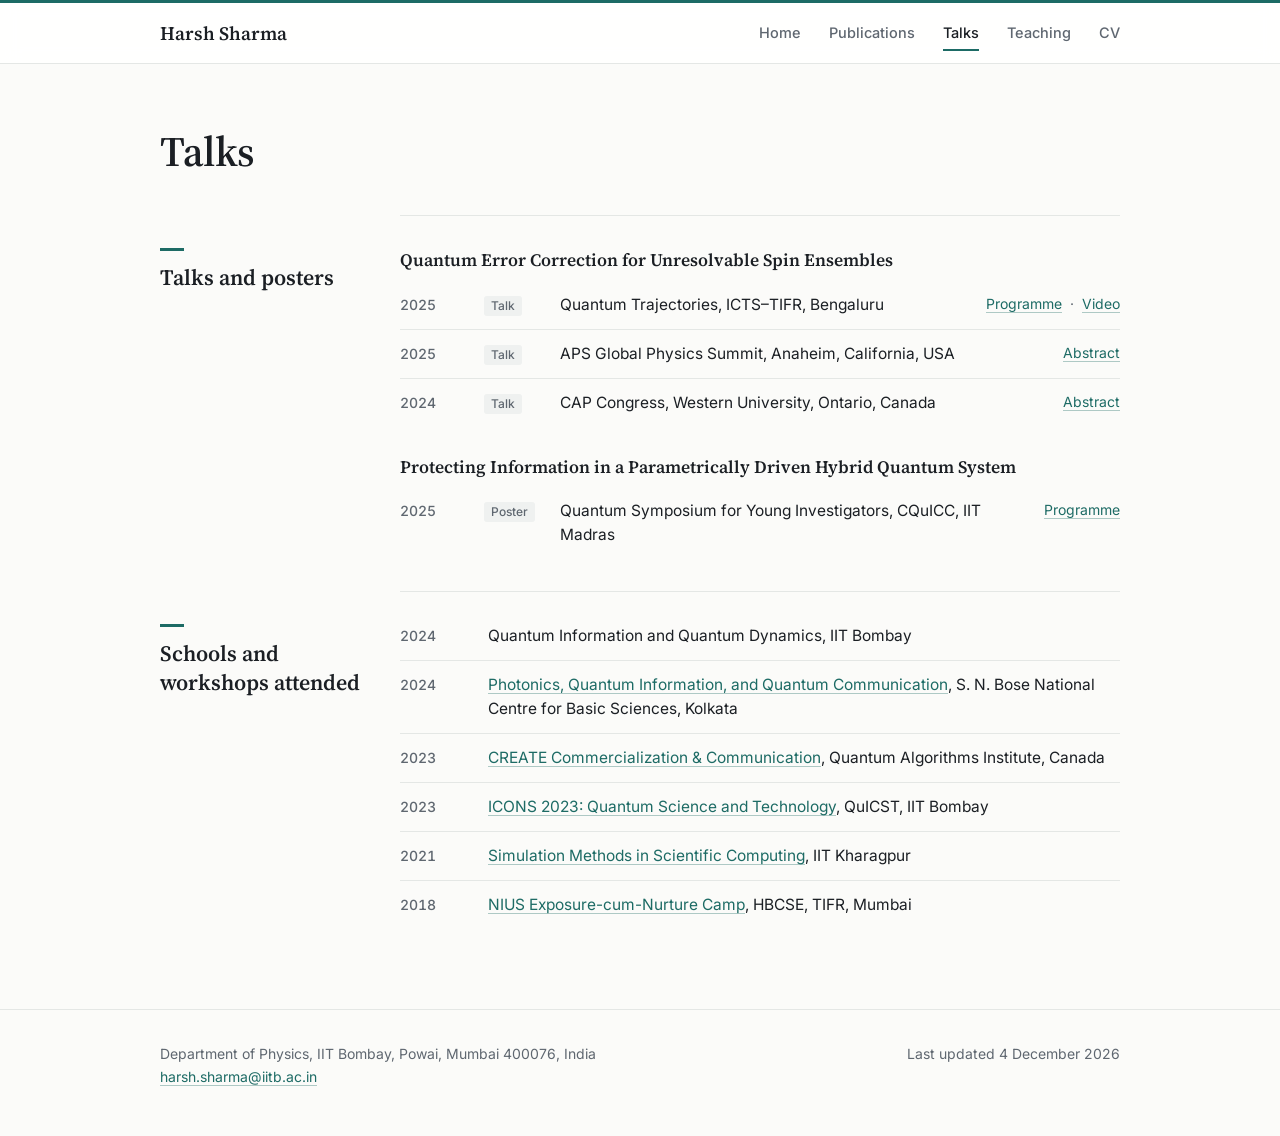
<file: activities.html>
<!doctype html>
<html lang="en"><head><meta charset="utf-8"><title>Harsh Sharma</title><meta name="robots" content="noindex"><link rel="canonical" href="https://harsh-sharma.in/talks.html"><meta http-equiv="refresh" content="0; url=talks.html"></head>
<body><p>This page has moved: <a href="talks.html">continue to the website</a>.</p></body></html>
</file>
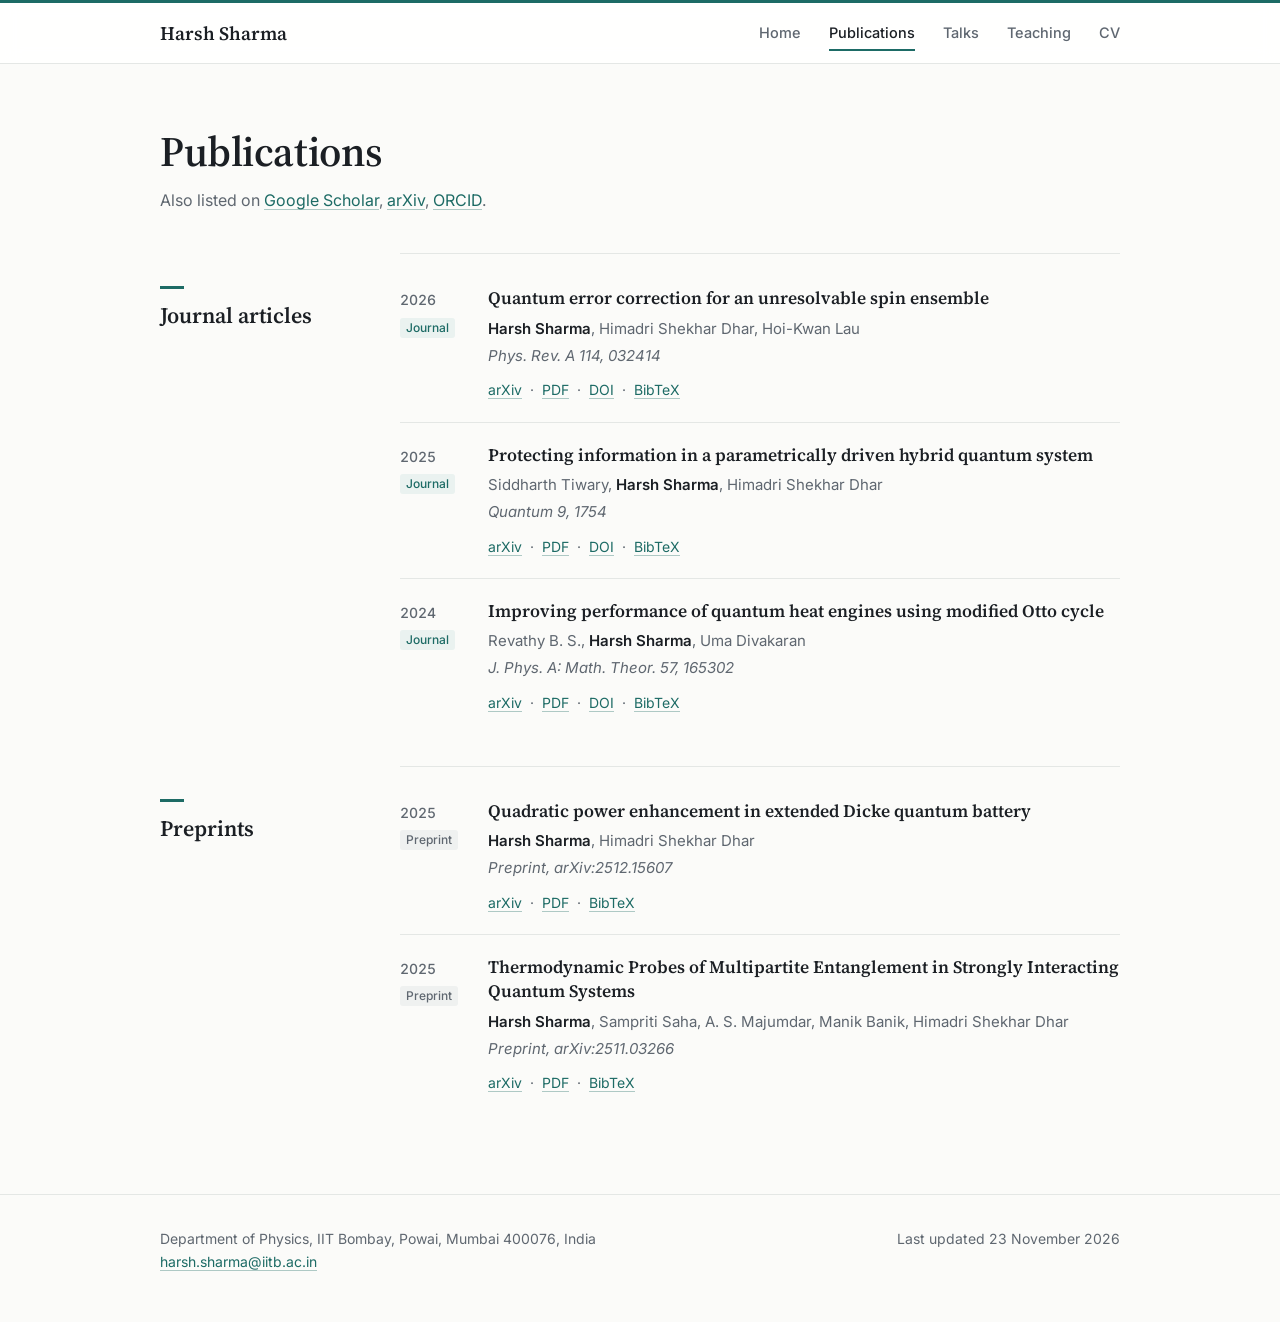
<file: publications.html>
<!doctype html>
<html lang="en">
<head>
  <meta charset="utf-8">
  <meta name="viewport" content="width=device-width,initial-scale=1">
  <title>Publications · Harsh Sharma</title>
  <meta name="description" content="Publications and preprints by Harsh Sharma on quantum error correction, quantum sensing, hybrid spin–cavity systems and quantum thermodynamics.">
  <link rel="canonical" href="https://harsh-sharma.in/publications.html">
  <meta property="og:type" content="website">
  <meta property="og:title" content="Publications · Harsh Sharma">
  <meta property="og:description" content="Journal articles and preprints by Harsh Sharma, IIT Bombay.">
  <meta property="og:url" content="https://harsh-sharma.in/publications.html">
  <meta property="og:image" content="https://harsh-sharma.in/assets/og.png">
  <meta name="twitter:card" content="summary_large_image">
  <link rel="icon" href="assets/harsh-sharma.jpg" type="image/jpeg">
  <link rel="preconnect" href="https://fonts.googleapis.com">
  <link rel="preconnect" href="https://fonts.gstatic.com" crossorigin>
  <link rel="stylesheet" href="https://fonts.googleapis.com/css2?family=Inter:wght@400;500;600&family=Source+Serif+4:opsz,wght@8..60,400;8..60,600&display=swap">
  <link rel="stylesheet" href="assets/site.css?v=20261109a">
  <noscript><style>main.is-loading { opacity: 1; }</style></noscript>
</head>
<body data-page="publications">
  <a class="skip-link" href="#main">Skip to content</a>
  <header class="site-header" id="site-header"></header>

  <main id="main" class="is-loading">
    <section class="wrap page-intro" aria-labelledby="page-title">
      <h1 id="page-title">Publications</h1>
      <p class="page-lead" id="publication-profiles-line" hidden>Also listed on <span id="publication-profiles"></span>.</p>
    </section>

    <section class="wrap section" id="journal-articles" aria-labelledby="journal-heading">
      <h2 id="journal-heading">Journal articles</h2>
      <div class="section-body" id="journal-list"></div>
    </section>

    <section class="wrap section" id="preprints" aria-labelledby="preprint-heading">
      <h2 id="preprint-heading">Preprints</h2>
      <div class="section-body" id="preprint-list"></div>
    </section>
  </main>

  <footer class="site-footer" id="contact"></footer>

  <noscript><p class="wrap noscript">This page needs JavaScript to show its content. Contact: harsh.sharma@iitb.ac.in</p></noscript>
  <script src="assets/content.js?v=20261109a"></script>
  <script src="assets/sheet-config.js?v=20261109a"></script>
  <script src="assets/publications.js?v=20261109a"></script>
  <script src="assets/site-data.js?v=20261109a"></script>
  <script src="assets/site.js?v=20261109a"></script>
</body>
</html>
</file>
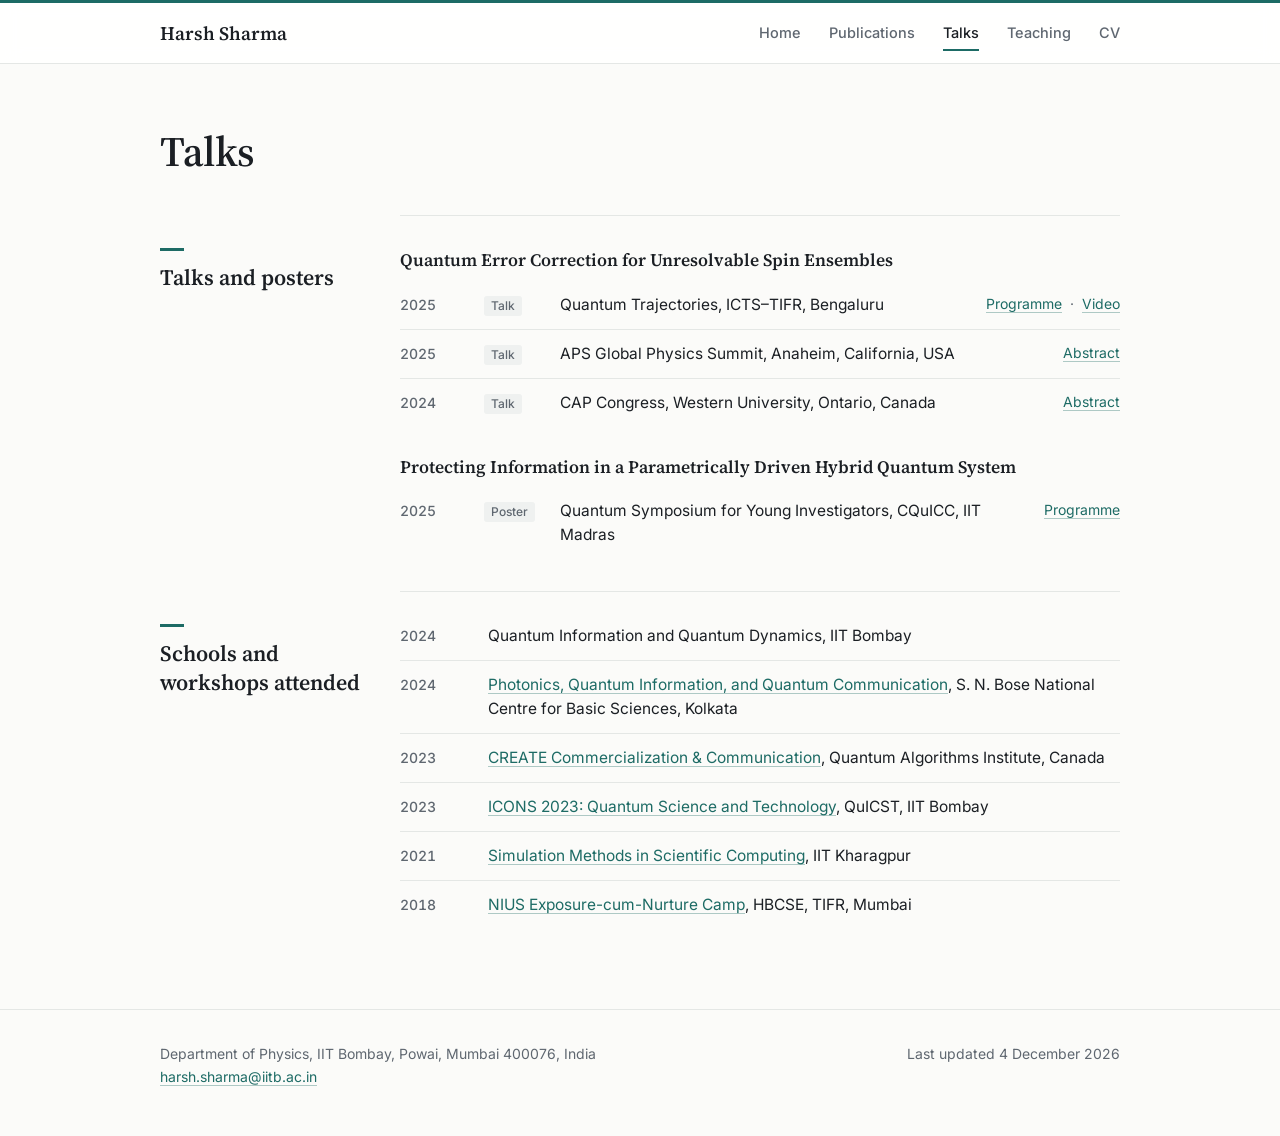
<file: talks.html>
<!doctype html>
<html lang="en">
<head>
  <meta charset="utf-8">
  <meta name="viewport" content="width=device-width,initial-scale=1">
  <title>Talks · Harsh Sharma</title>
  <meta name="description" content="Talks and posters by Harsh Sharma, and schools and workshops attended.">
  <link rel="canonical" href="https://harsh-sharma.in/talks.html">
  <meta property="og:type" content="website">
  <meta property="og:title" content="Talks · Harsh Sharma">
  <meta property="og:description" content="Talks, posters, schools and workshops.">
  <meta property="og:url" content="https://harsh-sharma.in/talks.html">
  <meta property="og:image" content="https://harsh-sharma.in/assets/og.png">
  <meta name="twitter:card" content="summary_large_image">
  <link rel="icon" href="assets/harsh-sharma.jpg" type="image/jpeg">
  <link rel="preconnect" href="https://fonts.googleapis.com">
  <link rel="preconnect" href="https://fonts.gstatic.com" crossorigin>
  <link rel="stylesheet" href="https://fonts.googleapis.com/css2?family=Inter:wght@400;500;600&family=Source+Serif+4:opsz,wght@8..60,400;8..60,600&display=swap">
  <link rel="stylesheet" href="assets/site.css?v=20261109a">
  <noscript><style>main.is-loading { opacity: 1; }</style></noscript>
</head>
<body data-page="talks">
  <a class="skip-link" href="#main">Skip to content</a>
  <header class="site-header" id="site-header"></header>

  <main id="main" class="is-loading">
    <section class="wrap page-intro" aria-labelledby="page-title">
      <h1 id="page-title">Talks</h1>
    </section>

    <section class="wrap section" id="talks" aria-labelledby="talks-heading">
      <h2 id="talks-heading">Talks and posters</h2>
      <div class="section-body" id="talk-list"></div>
    </section>

    <section class="wrap section" id="attended" aria-labelledby="attended-heading">
      <h2 id="attended-heading">Schools and workshops attended</h2>
      <div class="section-body" id="attended-list"></div>
    </section>
  </main>

  <footer class="site-footer" id="contact"></footer>

  <noscript><p class="wrap noscript">This page needs JavaScript to show its content. Contact: harsh.sharma@iitb.ac.in</p></noscript>
  <script src="assets/content.js?v=20261109a"></script>
  <script src="assets/sheet-config.js?v=20261109a"></script>
  <script src="assets/publications.js?v=20261109a"></script>
  <script src="assets/site-data.js?v=20261109a"></script>
  <script src="assets/site.js?v=20261109a"></script>
</body>
</html>
</file>
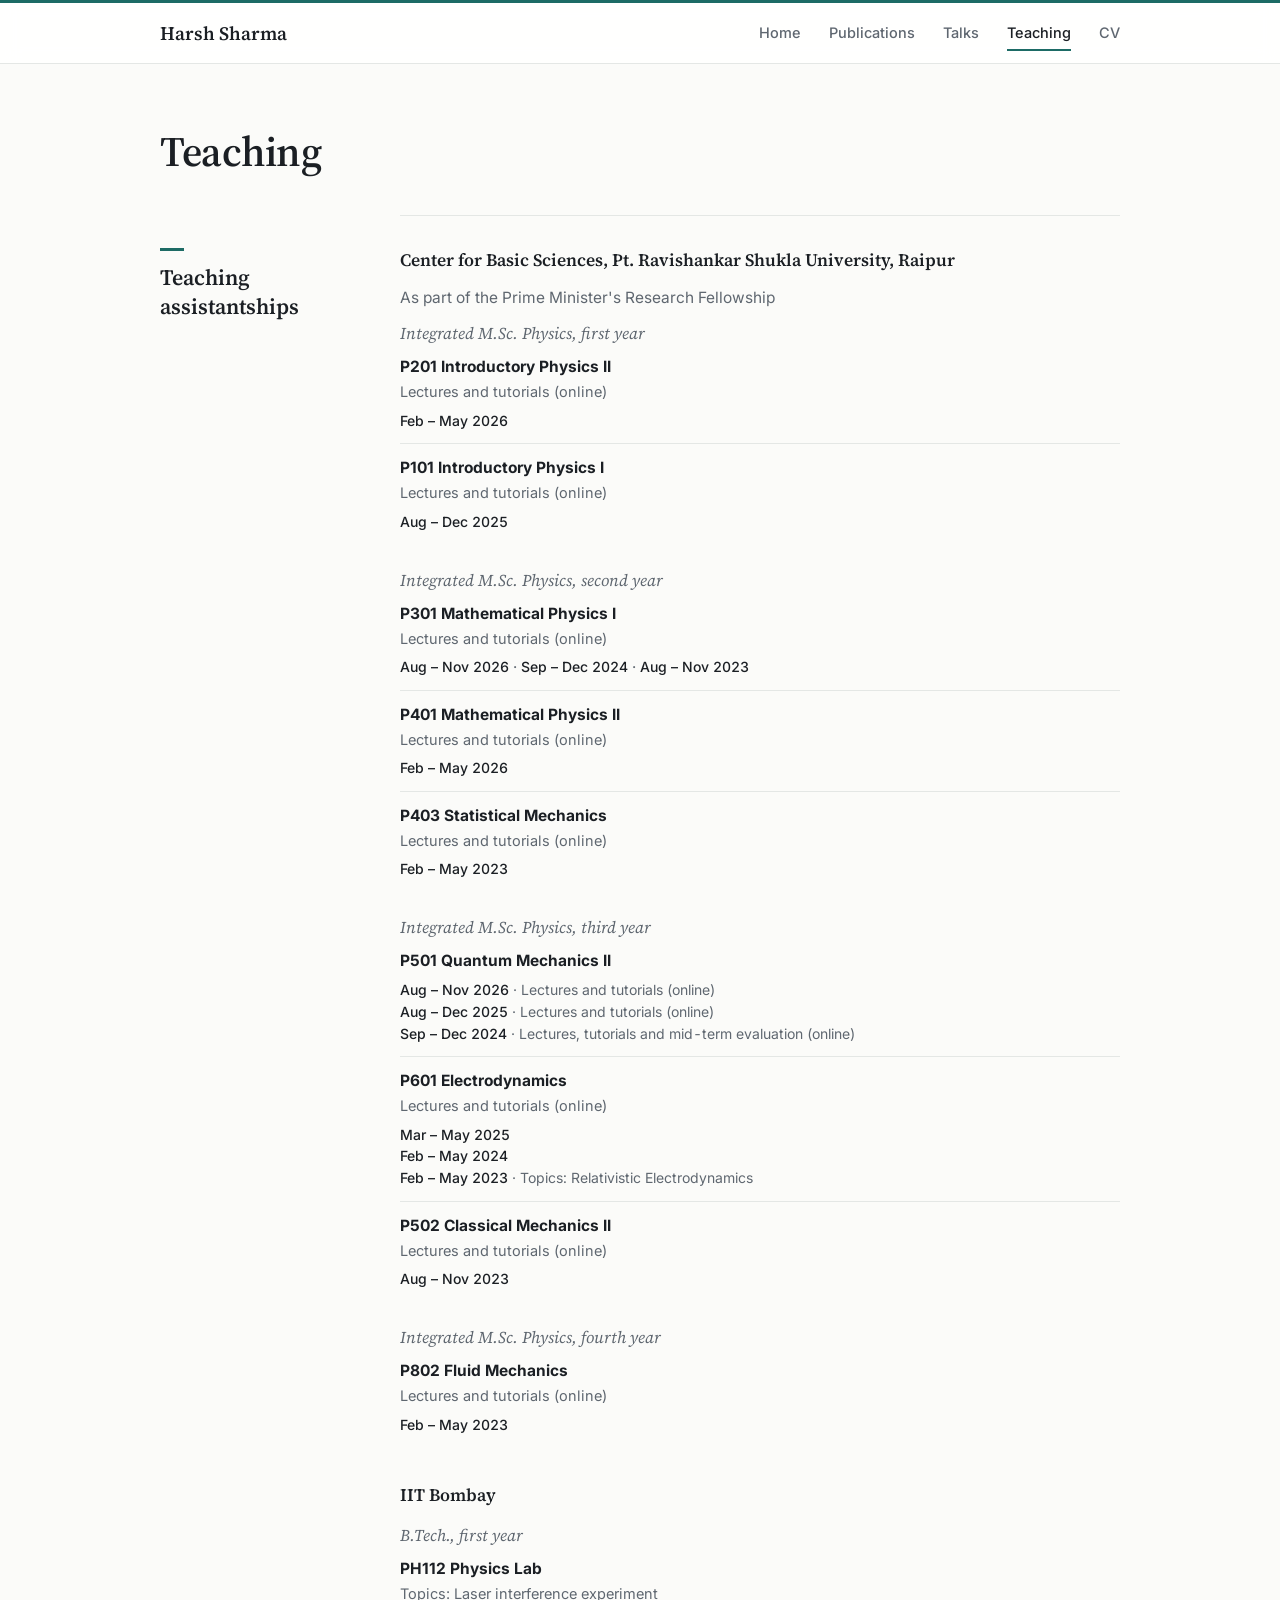
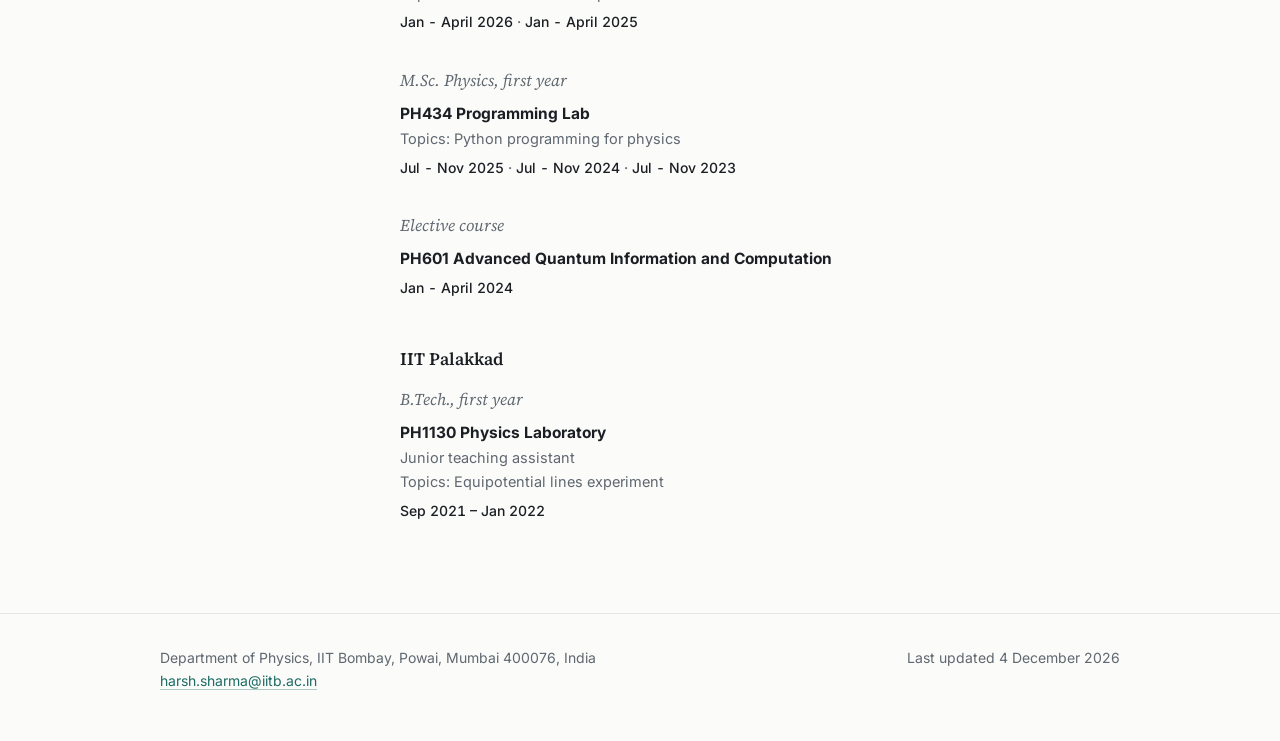
<file: teaching.html>
<!doctype html>
<html lang="en">
<head>
  <meta charset="utf-8">
  <meta name="viewport" content="width=device-width,initial-scale=1">
  <title>Teaching · Harsh Sharma</title>
  <meta name="description" content="Courses taught by Harsh Sharma, by institution and course level: at the Center for Basic Sciences, Raipur (as a Prime Minister's Research Fellow), IIT Bombay and IIT Palakkad.">
  <link rel="canonical" href="https://harsh-sharma.in/teaching.html">
  <meta property="og:type" content="website">
  <meta property="og:title" content="Teaching · Harsh Sharma">
  <meta property="og:description" content="Courses taught, by institution and course level.">
  <meta property="og:url" content="https://harsh-sharma.in/teaching.html">
  <meta property="og:image" content="https://harsh-sharma.in/assets/og.png">
  <meta name="twitter:card" content="summary_large_image">
  <link rel="icon" href="assets/harsh-sharma.jpg" type="image/jpeg">
  <link rel="preconnect" href="https://fonts.googleapis.com">
  <link rel="preconnect" href="https://fonts.gstatic.com" crossorigin>
  <link rel="stylesheet" href="https://fonts.googleapis.com/css2?family=Inter:wght@400;500;600&family=Source+Serif+4:opsz,wght@8..60,400;8..60,600&display=swap">
  <link rel="stylesheet" href="assets/site.css?v=20261109a">
  <noscript><style>main.is-loading { opacity: 1; }</style></noscript>
</head>
<body data-page="teaching">
  <a class="skip-link" href="#main">Skip to content</a>
  <header class="site-header" id="site-header"></header>

  <main id="main" class="is-loading">
    <section class="wrap page-intro" aria-labelledby="page-title">
      <h1 id="page-title">Teaching</h1>
    </section>

    <section class="wrap section" id="assistantships" aria-labelledby="assistantships-heading">
      <h2 id="assistantships-heading">Teaching assistantships</h2>
      <div class="section-body" id="teaching-list"></div>
    </section>
  </main>

  <footer class="site-footer" id="contact"></footer>

  <noscript><p class="wrap noscript">This page needs JavaScript to show its content. Contact: harsh.sharma@iitb.ac.in</p></noscript>
  <script src="assets/content.js?v=20261109a"></script>
  <script src="assets/sheet-config.js?v=20261109a"></script>
  <script src="assets/publications.js?v=20261109a"></script>
  <script src="assets/site-data.js?v=20261109a"></script>
  <script src="assets/site.js?v=20261109a"></script>
</body>
</html>
</file>
<file: assets/site.css>
:root {
  --bg: #fbfbf9;
  --surface: #fff;
  --text: #1b1f24;
  --secondary: #5f6770;
  --rule: #e4e7e5;
  --accent: #1d6b65;
  --accent-soft: #eaf2f0;
  --accent-strong: #14514c;
  /* Derived from the palette above. */
  --neutral-soft: #eff1f0;
  --on-accent: #fff;
  --header-bg: rgba(255, 255, 255, .86);
  --dot: rgba(27, 31, 36, .055);
  --frame: var(--accent);
  --underline: rgba(29, 107, 101, .35);

  --serif: "Source Serif 4", Georgia, "Times New Roman", serif;
  --sans: "Inter", system-ui, -apple-system, "Segoe UI", Roboto, sans-serif;
  /* Three heading sizes: page title, section heading, item title. */
  --h1: 42px;
  --h2: 22px;
  --h3: 17.5px;
  --radius: 6px;
  --radius-sm: 4px;
  --fast: 150ms ease;
  --max: 1040px;
  --pad: clamp(20px, 4vw, 40px);
  --year-col: 72px;
  --section-gap: 32px;
  --header-h: 63px;
}

@media (prefers-color-scheme: dark) {
  :root {
    --bg: #101417;
    --surface: #161b1f;
    --text: #e6e8eb;
    --secondary: #9aa3ab;
    --rule: #283036;
    --accent: #7cc4bd;
    --accent-soft: #16302d;
    --accent-strong: #a6dad4;
    --neutral-soft: #1f262b;
    --on-accent: #101417;
    --header-bg: rgba(22, 27, 31, .86);
    --dot: rgba(230, 232, 235, .06);
    --frame: rgba(124, 196, 189, .55);
    --underline: rgba(124, 196, 189, .4);
  }
}

* { box-sizing: border-box; }
html { -webkit-text-size-adjust: 100%; }
body { margin: 0; background: var(--bg); color: var(--text); font: 16px/1.65 var(--sans); -webkit-font-smoothing: antialiased; }
[hidden] { display: none !important; }
a { color: var(--accent); text-decoration: underline; text-decoration-color: var(--underline); text-decoration-thickness: 1px; text-underline-offset: 3px; transition: color var(--fast), text-decoration-color var(--fast), background-color var(--fast), border-color var(--fast); }
a:hover { color: var(--accent-strong); text-decoration-color: currentColor; }
:focus-visible { outline: 2px solid var(--accent); outline-offset: 2px; border-radius: 2px; }
h1, h2, h3, h4 { margin: 0; color: var(--text); }
.wrap { width: 100%; max-width: var(--max); margin: 0 auto; padding-left: var(--pad); padding-right: var(--pad); }
.skip-link { position: absolute; left: -999px; top: 8px; z-index: 30; padding: 8px 12px; background: var(--text); color: var(--bg); }
.skip-link:focus { left: 8px; }
.icon { flex: none; fill: none; stroke: currentColor; stroke-width: 1.75; stroke-linecap: round; stroke-linejoin: round; }

/* Header: accent strip on top, white bar with a hairline, name left, navigation right */
.site-header { position: sticky; top: 0; z-index: 20; border-top: 3px solid var(--accent); border-bottom: 1px solid var(--rule); background: var(--header-bg); -webkit-backdrop-filter: saturate(1.2) blur(10px); backdrop-filter: saturate(1.2) blur(10px); }
.header-inner { min-height: 60px; display: flex; flex-wrap: wrap; align-items: center; justify-content: space-between; column-gap: 24px; }
.site-name { color: var(--text); font: 600 19px/1.2 var(--serif); text-decoration: none; }
.site-name:hover { color: var(--text); }
.site-header nav { display: flex; flex-wrap: wrap; gap: 4px 28px; }
.site-header nav a { position: relative; padding: 6px 0; color: var(--secondary); font-size: 14.5px; font-weight: 500; text-decoration: none; }
.site-header nav a::after { position: absolute; left: 0; right: 0; bottom: 0; height: 2px; background: var(--accent); transform: scaleX(0); transform-origin: left; transition: transform var(--fast); content: ""; }
.site-header nav a:hover, .site-header nav a[aria-current] { color: var(--text); }
.site-header nav a:hover::after, .site-header nav a[aria-current]::after { transform: scaleX(1); }
.menu-button { display: none; width: 38px; height: 38px; padding: 0; align-items: center; justify-content: center; border: 1px solid var(--rule); border-radius: var(--radius-sm); background: var(--surface); color: var(--text); cursor: pointer; transition: border-color var(--fast); }
.menu-button:hover { border-color: var(--accent); }
.menu-button .icon { width: 18px; height: 18px; }

/* Home hero: name, title, bio, availability, links; portrait with an offset frame */
main.is-loading { opacity: 0; }
main { overflow-x: clip; }
.intro { position: relative; isolation: isolate; padding-top: clamp(40px, 7vw, 72px); padding-bottom: 56px; display: grid; grid-template-columns: minmax(0, 1fr) 180px; gap: 64px; align-items: start; }
/* "Spin lattice": a faint dot grid on the hero background, kept to the portrait's side so it never sits behind text. */
.intro::before { position: absolute; z-index: -1; top: 0; bottom: 0; left: calc(100% - var(--pad) - 180px - 36px); right: calc(50% - 50vw); background: radial-gradient(circle, var(--dot) 1.3px, transparent 1.8px) 0 0 / 14px 14px; -webkit-mask-image: linear-gradient(to right, transparent, #000 40px), linear-gradient(to bottom, #000 50%, transparent); -webkit-mask-composite: source-in; mask-image: linear-gradient(to right, transparent, #000 40px), linear-gradient(to bottom, #000 50%, transparent); mask-composite: intersect; content: ""; }
.intro h1 { font: 600 var(--h1)/1.12 var(--serif); letter-spacing: -.01em; }
.role { margin: 8px 0 24px; color: var(--secondary); font-size: 17px; }
.bio p { max-width: 64ch; margin: 0 0 16px; font-size: 17px; line-height: 1.65; }
.availability { max-width: 64ch; margin: 24px 0 0; padding: 12px 16px; border-left: 3px solid var(--accent); background: var(--accent-soft); color: var(--text); font-size: 15.5px; line-height: 1.6; }
.profile-links { margin: 28px 0 0; padding: 0; display: flex; flex-wrap: wrap; gap: 10px; list-style: none; }
/* The CV button leads the row. */
.profile-links [data-cv-item] { order: -1; }
.button { display: inline-flex; align-items: center; gap: 8px; min-height: 36px; max-width: 100%; padding: 6px 14px; border: 1px solid var(--rule); border-radius: var(--radius-sm); background: var(--surface); color: var(--text); font-size: 14.5px; font-weight: 500; line-height: 1.4; text-decoration: none; overflow-wrap: anywhere; }
.button .icon { color: var(--secondary); transition: color var(--fast); }
.button:hover { border-color: var(--accent); color: var(--text); }
.button-primary, .download-link { border-color: var(--accent); background: var(--accent); color: var(--on-accent); }
.button-primary .icon, .download-link .icon { color: inherit; }
.button-primary:hover, .download-link:hover { border-color: var(--accent-strong); background: var(--accent-strong); color: var(--on-accent); }
.button:focus-visible, .download-link:focus-visible, .menu-button:focus-visible { border-radius: var(--radius-sm); }
.portrait { position: relative; width: 180px; margin: 4px 0 0; }
.portrait::after { position: absolute; inset: 10px -10px -10px 10px; border: 1px solid var(--frame); content: ""; }
.portrait img { position: relative; z-index: 1; display: block; width: 100%; height: auto; aspect-ratio: 1; object-fit: cover; }

/* Page titles (all pages except home) */
.page-intro { padding-top: clamp(40px, 7vw, 64px); padding-bottom: 40px; }
.page-intro h1 { font: 600 var(--h1)/1.12 var(--serif); letter-spacing: -.01em; }
.page-lead { max-width: 64ch; margin: 12px 0 0; color: var(--secondary); }
.download-link { display: inline-flex; align-items: center; gap: 8px; padding: 8px 16px; border: 1px solid var(--accent); border-radius: var(--radius-sm); font-size: 14.5px; font-weight: 500; text-decoration: none; }

/* Sections: heading in a left column under a short accent bar; a hairline over the content column */
.section { padding-bottom: var(--section-gap); display: grid; grid-template-columns: 200px minmax(0, 720px); column-gap: 40px; scroll-margin-top: var(--header-h); }
.section::before { grid-column: 2; grid-row: 1; margin-bottom: var(--section-gap); border-top: 1px solid var(--rule); content: ""; }
.section > h2 { grid-column: 1; grid-row: 2; position: sticky; top: calc(var(--header-h) + 32px); align-self: start; font: 600 var(--h2)/1.3 var(--serif); }
.section > h2::before { display: block; width: 24px; height: 3px; margin: 0 0 12px; background: var(--accent); content: ""; }
.section > .section-body { grid-column: 2; grid-row: 2; min-width: 0; }
.subhead { margin: 32px 0 14px; display: flex; align-items: center; gap: 12px; color: var(--secondary); font: 600 12px/1.4 var(--sans); letter-spacing: .06em; text-transform: uppercase; }
.subhead::after { flex: 1; height: 1px; background: var(--rule); content: ""; }
.section-body > .subhead:first-child { margin-top: 0; }
.lead, .section-lead { max-width: 68ch; margin: 0 0 8px; }
.section-lead { margin-bottom: 16px; color: var(--secondary); font-size: 15.5px; }
.placeholder-note { margin: 0; color: var(--secondary); font-style: italic; }
.entry-year { color: var(--secondary); font-size: 14px; font-weight: 500; font-variant-numeric: tabular-nums; }

/* Neutral labels (talk type, project status) and quiet link rows */
.pill { display: inline-block; padding: 0 7px; border-radius: 3px; background: var(--neutral-soft); color: var(--secondary); font-size: 12px; font-weight: 500; line-height: 1.7; white-space: nowrap; }
.entry-links { display: inline-flex; flex-wrap: wrap; align-items: baseline; font-size: 14px; }
.entry-links > * + *::before { display: inline-block; margin: 0 8px; color: var(--secondary); pointer-events: none; content: "·"; }
.link-button { padding: 0; border: 0; background: none; color: var(--accent); font: inherit; text-decoration: underline; text-decoration-color: var(--underline); text-underline-offset: 3px; cursor: pointer; transition: color var(--fast), text-decoration-color var(--fast); }
.link-button:hover { color: var(--accent-strong); text-decoration-color: currentColor; }

/* Research interests: main interests as cards, other interests as a list */
.interest h3, .interest h4, .project h3 { margin: 0; font: 600 var(--h3)/1.4 var(--serif); }
.interest p, .project p { margin: 6px 0 0; font-size: 15.5px; line-height: 1.65; }
.interest .refs, .project .refs { color: var(--secondary); font-size: 14px; }
.interest-grid { display: grid; grid-template-columns: repeat(2, minmax(0, 1fr)); gap: 16px; }
.interest-grid .interest, .project { padding: 22px; border: 1px solid var(--rule); border-radius: var(--radius); background: var(--surface); transition: border-color var(--fast); }
.interest-grid .interest { display: flex; flex-direction: column; }
.interest-grid .interest:hover, .project:hover { border-color: var(--accent); }
.interest-grid .interest .refs { margin-top: auto; padding-top: 12px; }
.interest-list .interest { max-width: 70ch; padding: 16px 0; }
.interest-list .interest:first-child { padding-top: 0; }
.interest-list .interest + .interest { border-top: 1px solid var(--rule); }
.interest-list .interest .refs { margin-top: 4px; }

/* Ongoing projects */
.project + .project { margin-top: 16px; }
.project .project-status { display: inline-flex; align-items: center; gap: 6px; margin: 0 0 10px; padding: 0 8px; border-radius: 3px; background: var(--neutral-soft); color: var(--secondary); font-size: 12px; font-weight: 500; line-height: 1.7; }
.project .project-status::before { width: 6px; height: 6px; border-radius: 50%; background: currentColor; content: ""; }

/* Publications: year column with a type label; hairlines between entries */
.entry { display: grid; grid-template-columns: var(--year-col) minmax(0, 1fr); gap: 16px; }
.pub { padding: 20px 0; }
.pub:first-child { padding-top: 0; }
.pub + .pub { border-top: 1px solid var(--rule); }
.pub .entry-year { padding-top: 2px; }
.pub .entry-year::after { display: block; width: fit-content; margin-top: 6px; padding: 0 6px; border-radius: 3px; font-size: 12px; font-weight: 500; line-height: 1.7; }
#journal-list .entry-year::after { background: var(--accent-soft); color: var(--accent); content: "Journal"; }
#preprint-list .entry-year::after { background: var(--neutral-soft); color: var(--secondary); content: "Preprint"; }
.pub h3 { font: 600 var(--h3)/1.4 var(--serif); }
.pub h3 a { color: var(--text); text-decoration: none; }
.pub h3 a:hover { color: var(--accent); }
.pub-authors { margin: 6px 0 0; color: var(--secondary); font-size: 15px; }
.pub-authors strong { color: var(--text); font-weight: 600; }
.pub-venue { margin: 2px 0 0; color: var(--secondary); font-size: 15px; font-style: italic; }
.pub .entry-links { margin: 10px 0 0; display: flex; }

/* Talks: year, type, event, links */
.talk + .talk { margin-top: 28px; }
.talk h3 { font: 600 var(--h3)/1.4 var(--serif); }
.talk ul { margin: 8px 0 0; padding: 0; list-style: none; }
.talk li, .compact li { padding: 12px 0; display: grid; grid-template-columns: var(--year-col) minmax(0, 1fr); gap: 16px; font-size: 15.5px; line-height: 1.55; }
.talk li + li, .compact li + li { border-top: 1px solid var(--rule); }
.talk li { grid-template-columns: var(--year-col) 64px minmax(0, 1fr) auto; column-gap: 12px; }
.talk li .entry-year, .compact li .entry-year { padding-top: 1px; }
.talk li .entry-links { align-self: start; justify-content: flex-end; }

/* Dated lists (schools, teaching, CV) */
.compact { margin: 0; padding: 0; list-style: none; }
.compact li:first-child { padding-top: 0; }
.compact li small { display: block; margin-top: 2px; color: var(--secondary); font-size: 14.5px; }
.compact.dated li { grid-template-columns: 128px minmax(0, 1fr); }
.teaching-group + .teaching-group { margin-top: 36px; }
.teaching-group h3 { margin: 0 0 12px; font: 600 var(--h3)/1.4 var(--serif); }
.teaching-group h3 + .section-lead { margin: -4px 0 12px; }
/* Teaching: institution, then level heading, then each subject with the terms it was taught in */
.teaching-group h3 { margin-bottom: 16px; }
.teaching-level + .teaching-level { margin-top: 24px; }
.teaching-level h4 { margin: 0 0 10px; color: var(--secondary); font: italic 400 16.5px/1.4 var(--serif); }
.compact.subjects li { display: block; }
.compact li small.teaching-terms { margin-top: 6px; color: var(--text); font-size: 14px; font-weight: 500; font-variant-numeric: tabular-nums; }
.teaching-terms .term { white-space: nowrap; }
.teaching-terms .sep { color: var(--secondary); }
.teaching-terms.stacked .term { display: block; white-space: normal; }
.teaching-terms .term-detail { color: var(--secondary); font-weight: 400; }

/* Footer: contact on the left, page details on the right */
.site-footer { margin-top: 48px; border-top: 1px solid var(--rule); }
.footer-inner { padding-top: 32px; padding-bottom: 48px; display: grid; grid-template-columns: minmax(0, 1fr) auto; gap: 8px 32px; color: var(--secondary); font-size: 14px; }
.footer-inner p { margin: 0; }
.footer-meta { text-align: right; }
.noscript { padding-top: 24px; color: var(--secondary); }

@media (max-width: 860px) {
  .section { grid-template-columns: minmax(0, 1fr); }
  .section::before { grid-column: 1; }
  .section > h2 { position: static; grid-column: 1; grid-row: 2; margin-bottom: 20px; }
  .section > .section-body { grid-column: 1; grid-row: 3; }
}

@media (max-width: 720px) {
  .menu-button { display: inline-flex; }
  .site-header nav { display: none; flex-basis: 100%; flex-direction: column; align-items: flex-start; gap: 2px; padding: 4px 0 14px; }
  .site-header.menu-open nav { display: flex; }
  .site-header nav a { font-size: 15.5px; }

  .intro { grid-template-columns: minmax(0, 1fr); gap: 32px; padding-top: 32px; }
  .portrait { order: -1; width: 140px; }
  /* Below the hero's text breakpoint the lattice fills the portrait's row only. */
  .intro::before { left: calc(50% - 50vw); bottom: auto; height: 196px; -webkit-mask-image: linear-gradient(to bottom, #000 60%, transparent); mask-image: linear-gradient(to bottom, #000 60%, transparent); }
  .interest-grid { grid-template-columns: minmax(0, 1fr); }
  .footer-inner { grid-template-columns: minmax(0, 1fr); }
  .footer-meta { text-align: left; }
}

@media (max-width: 560px) {
  :root { --h1: 36px; }
  .page-intro { padding-top: 32px; padding-bottom: 32px; }
  .bio p { font-size: 16.5px; }
  .interest-grid .interest, .project { padding: 18px; }
  .entry, .compact li, .compact.dated li { grid-template-columns: minmax(0, 1fr); gap: 4px; }
  .pub .entry-year { display: flex; align-items: center; gap: 10px; }
  .pub .entry-year::after { margin-top: 0; }
  .talk li { padding: 10px 0; grid-template-columns: auto minmax(0, 1fr); gap: 4px 10px; }
  .talk li > :nth-child(n + 3) { grid-column: 1 / -1; }
  .talk li .entry-links { margin-top: 2px; justify-content: flex-start; }
}

@media (prefers-reduced-motion: reduce) {
  *, *::before, *::after { transition: none !important; }
}

@media print {
  :root { --bg: #fff; --surface: #fff; --text: #000; --secondary: #000; --rule: #bbb; --accent: #000; --accent-soft: #fff; --neutral-soft: #fff; }
  body { background: #fff; color: #000; }
  .site-header, .site-footer, .skip-link, .menu-button, .pub .entry-links, .talk .entry-links, .link-button, .download-link, [data-cv-item] { display: none !important; }
  main.is-loading { opacity: 1; }
  .intro::before, .portrait::after, .section > h2::before, .subhead::after, .project .project-status::before { display: none; }
  .section { break-inside: avoid-page; }
  .section > h2 { position: static; }
  .availability { border-left-color: #000; }
  .interest-grid .interest, .project { border-color: #bbb; }
  .button { border: 0; padding: 0; min-height: 0; }
  .button .icon { display: none; }
  a { color: #000; text-decoration: none; }
}
</file>
